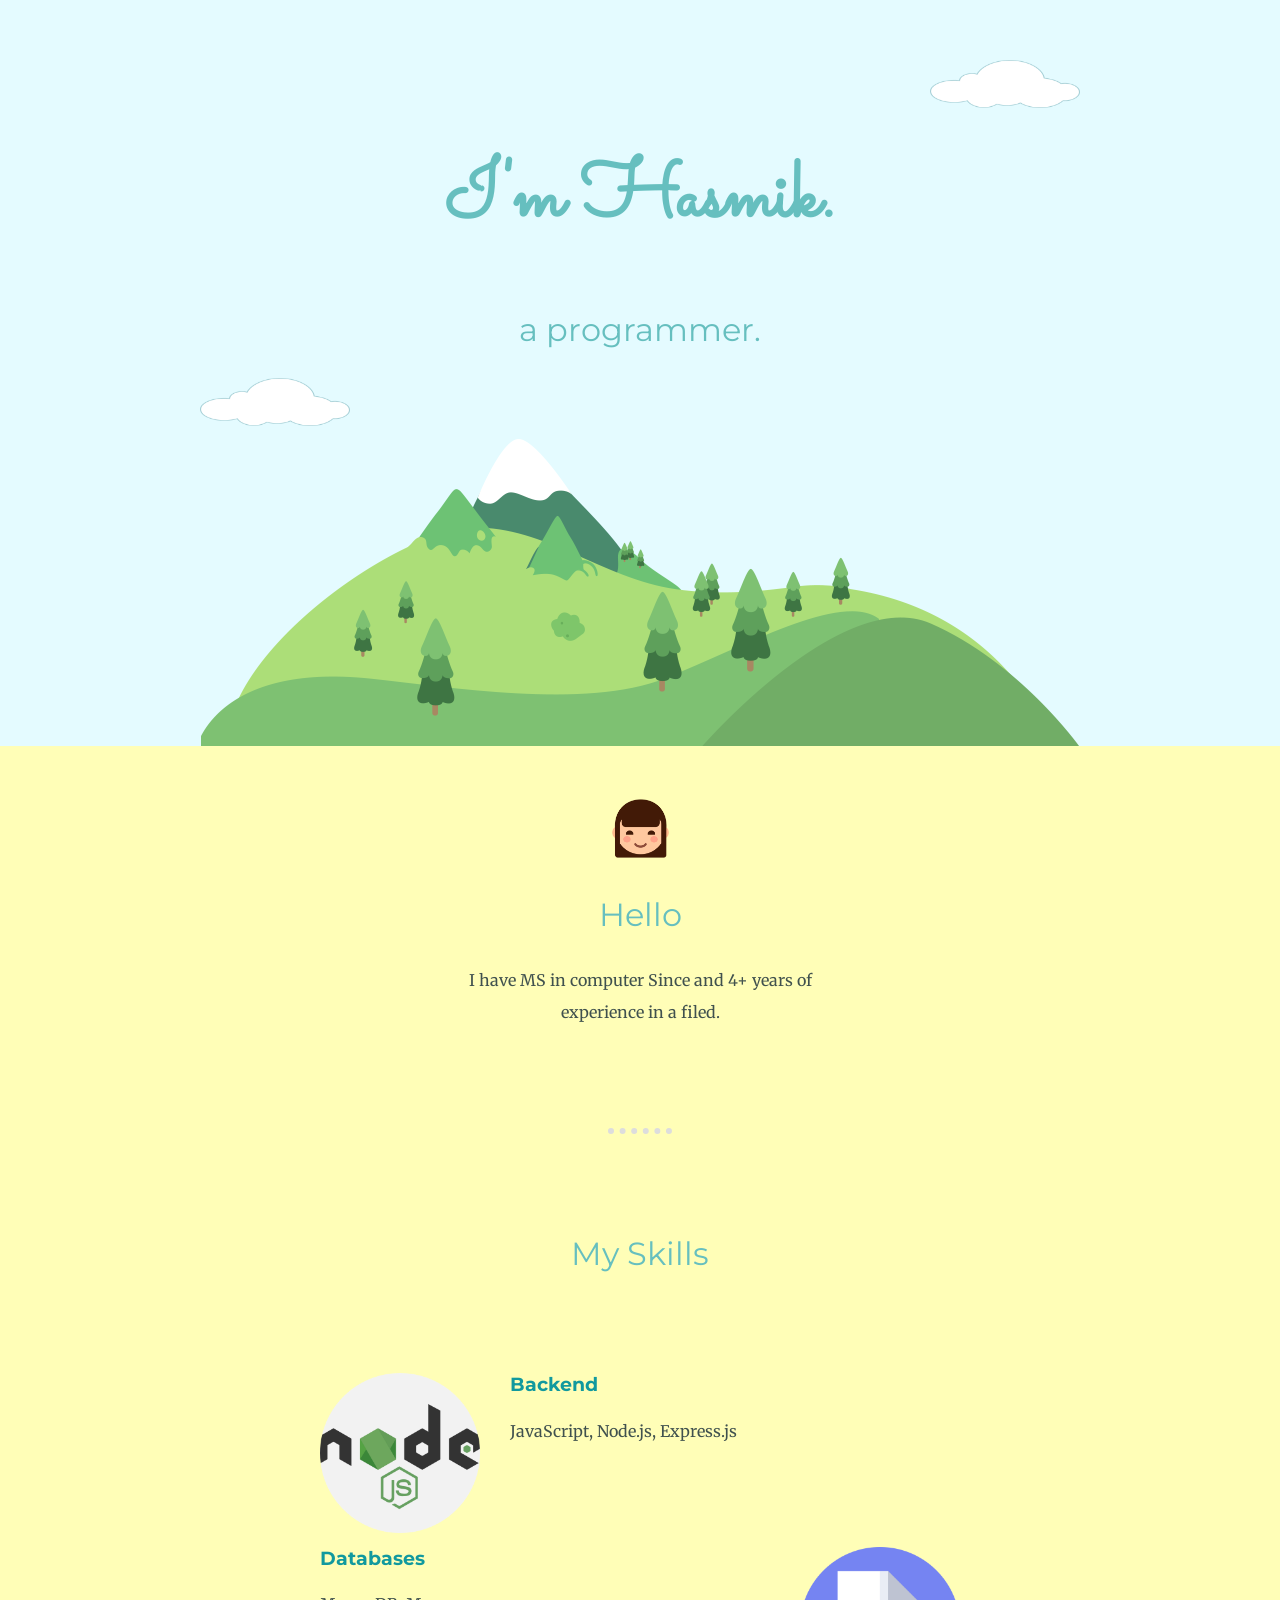
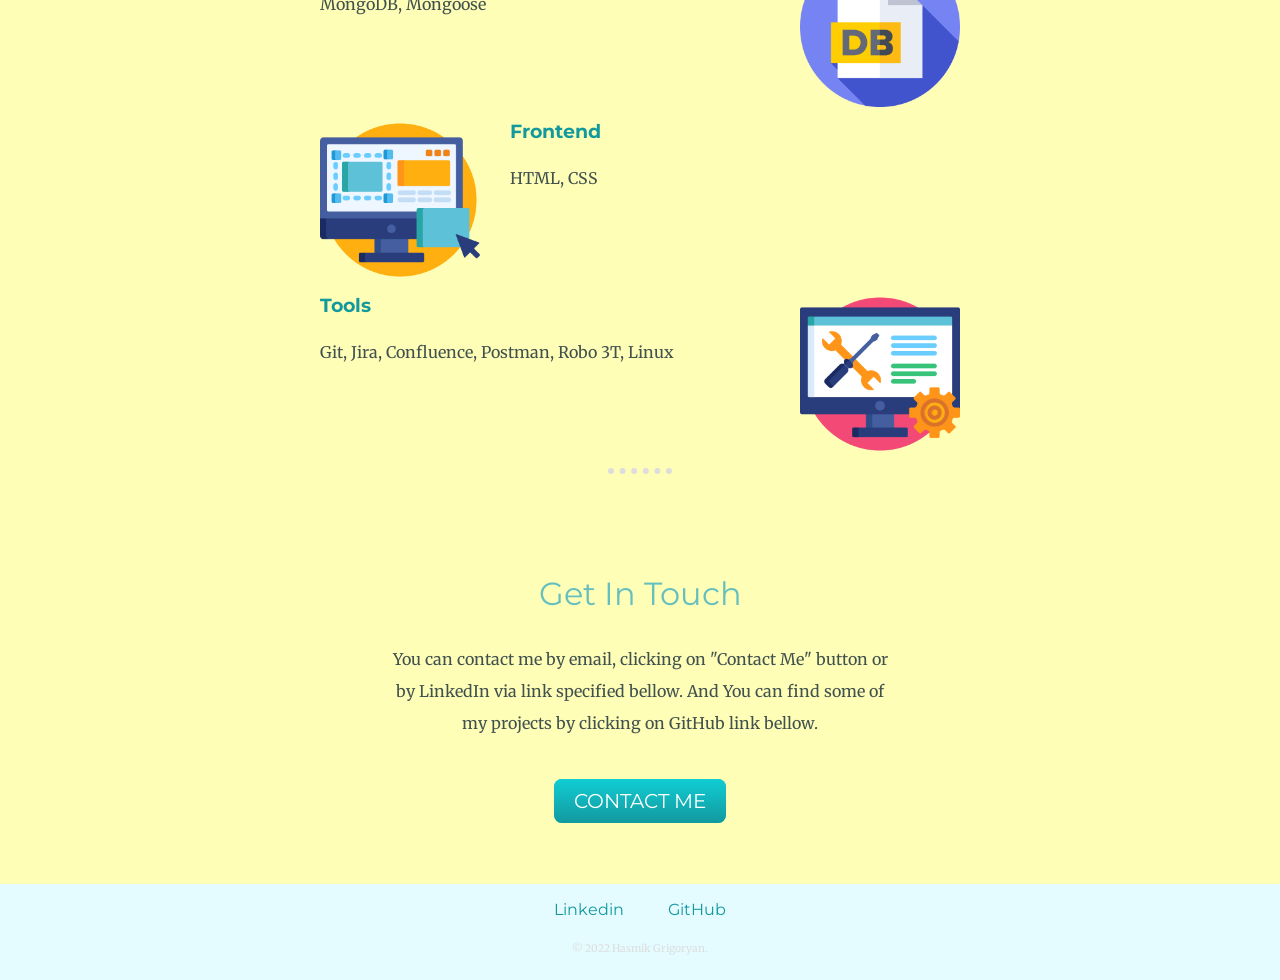
<file: CV Page/index.html>
<!DOCTYPE html>
<html lang="en">
<head>
    <meta charset="UTF-8">
    <meta http-equiv="X-UA-Compatible" content="IE=edge">
    <meta name="viewport" content="width=device-width, initial-scale=1.0">
    <link rel="stylesheet" href="css/styles.css">
    <link rel="icon" href="images/favicon.ico">
    <link rel="preconnect" href="https://fonts.googleapis.com">
    <link rel="preconnect" href="https://fonts.gstatic.com" crossorigin>
    <link href="https://fonts.googleapis.com/css2?family=Merriweather&family=Montserrat&family=Sacramento&display=swap" rel="stylesheet">
    
    <title>Hasmik's cv</title>
</head>
<body>
    <div class="top-container">
        <img class="top-cloud" src="images/cloud2.png" alt="cloud-image">
        <h1>I'm Hasmik.</h1>
        <h2>a programmer.</h2>
        <img class="bottom-cloud" src="images/cloud2.png" alt="cloud-image">
        <img class="mountain" src="images/mountain.png" alt="mountain-image">
    </div>
    <div class="middle-container">
        <div class="profile">
            <img class="profile-img" src="images/girl.png" alt="profile-photo" style="height: 65px;width:65px;">
            <h2>Hello</h2>
            <p class="intro">I have MS in computer Since and 4+ years of experience in a filed.</p>
        </div>
        <hr>
        <div class="skills">
            <h2>My Skills</h2>
            <div class="skill-row">
                <img class="node-img" src="images/nodejs.png" alt="nodejs-image">
                <h3>Backend</h3>
                <p>JavaScript, Node.js, Express.js</p>
            </div>
            <div class="skill-row">
                <img class="db-img" src="images/db.png" alt="db-imasge">
                <h3>Databases</h3>
                <p>MongoDB, Mongoose</p>
            </div>
            <div class="skill-row">
                <img class="ui-img" src="images/ux.png" alt="ux-imasge">
                <h3>Frontend</h3>
                <p>HTML, CSS</p>
            </div>
            <div class="skill-row">
                <img class="tools-img" src="images/technical-support.png" alt="tools-imasge">
                <h3>Tools</h3>
                <p>Git, Jira, Confluence, Postman, Robo 3T, Linux </p>
            </div>
        <hr>
        <div class="contact-me">
            <h2>Get In Touch</h2>
            <p class="contact-info">You can contact me by email, clicking on "Contact Me" button or by LinkedIn via link specified bellow.
                                    And You can find some of my projects by clicking on GitHub link bellow.
            </p>
            <a class="btn" href="mailto:hasmik.grigoryan9419@gmail.com">CONTACT ME</a>
        </div>
    </div>
    <div class="bottom-container">
        <a class="footer-link" href="https://www.linkedin.com/in/hasmik-grigoryan/">Linkedin</a>
        <a class="footer-link" href="https://github.com/hgrigoryan">GitHub</a>
        <p class="copyright">&copy 2022 Hasmik Grigoryan.</p>
    </div>
</body>
</html>
</file>
<file: CV Page/css/styles.css>
body {
    color: #40514E;
    margin: 0;
    text-align: center;
    font-family: 'Merriweather', serif;
}
h1 {
    font-size: 5rem;
    margin: 0;
    font-family: 'Sacramento', cursive;
    color: #66BFBF;
    line-height: 2;
}

h2 {
    margin: 30px auto;
    font-size: 2rem;
    font-family: 'Montserrat', sans-serif;
    font-weight: normal;
    color: #66BFBF;
}

h3 {
    font-family: 'Montserrat', sans-serif;
    color: #11999E;
}

p {
    line-height: 2;
}

a {
    color: #11999E;
    font-family: 'Montserrat', sans-serif;
    margin: 10px 20px;
    text-decoration: none;
}

a:hover {
    color: #DDDDDD;
}

hr {
    width: 5%;
    border-style: dotted none none;
    border-width: 6px;
    border-color: #DDDDDD;
    margin: 100px auto;
}

.top-cloud {
    position: absolute;
    right: 200px;
    top: 60px;
    height: 48px;
    width:150px;
}

.bottom-cloud{
    position: absolute;
    left: 200px;
    bottom: 320px;
    height: 48px;
    width:150px;
}

.mountain {
    padding-top: 60px;
}

.node-img {
    width: 25%;
    float: left;
    margin-right: 30px;
}

.db-img {
    width: 25%;
    float: right;
    margin-left: 30px;
}

.ui-img {
    width: 25%;
    float: left;
    margin-right: 30px;
}

.tools-img {
    width: 25%;
    float: right;
    margin-left: 30px;
}

.skill-row {
    width: 50%;
    margin: 100px auto 100px auto;
    text-align: left;
}

.intro {
    width: 30%;
    margin: auto;
}

.contact-info {
    width: 40%;
    margin: 30px auto 50px;
}

.contact-me {
    height: 310px;
}

.btn {
    background: #11CDD4;
    background-image: -webkit-linear-gradient(top, #11CDD4, #11999E);
    background-image: -moz-linear-gradient(top, #11CDD4, #11999E);
    background-image: -ms-linear-gradient(top, #11CDD4, #11999E);
    background-image: -o-linear-gradient(top, #11CDD4, #11999E);
    background-image: linear-gradient(to bottom, #11CDD4, #11999E);
    -webkit-border-radius: 8;
    -moz-border-radius: 8;
    border-radius: 8px;
    font-family: 'Montserrat', sans-serif;
    color: #ffffff;
    font-size: 20px;
    padding: 10px 20px 10px 20px;
    text-decoration: none;
    margin: 60px;
  }
  
.btn:hover {
    background: #30e3cb;
    background-image: -webkit-linear-gradient(top, #30e3cb, #2bc4ad);
    background-image: -moz-linear-gradient(top, #30e3cb, #2bc4ad);
    background-image: -ms-linear-gradient(top, #30e3cb, #2bc4ad);
    background-image: -o-linear-gradient(top, #30e3cb, #2bc4ad);
    background-image: linear-gradient(to bottom, #30e3cb, #2bc4ad);
    text-decoration: none;
  }

.copyright {
    color: #DDDDDD;
    margin: 20px 0px 0px;
    font-size: 0.65rem;
}

.top-container {
    background-color: #E4FBFF;
    position: relative;
    padding-top: 120px;
    font-size: 0px;
}

.middle-container {
    padding-top: 50px;
    background-color: #FFFEB7;
}

.bottom-container {
    padding: 15px 0 20px;
    background-color: #E4FBFF;
}
</file>
